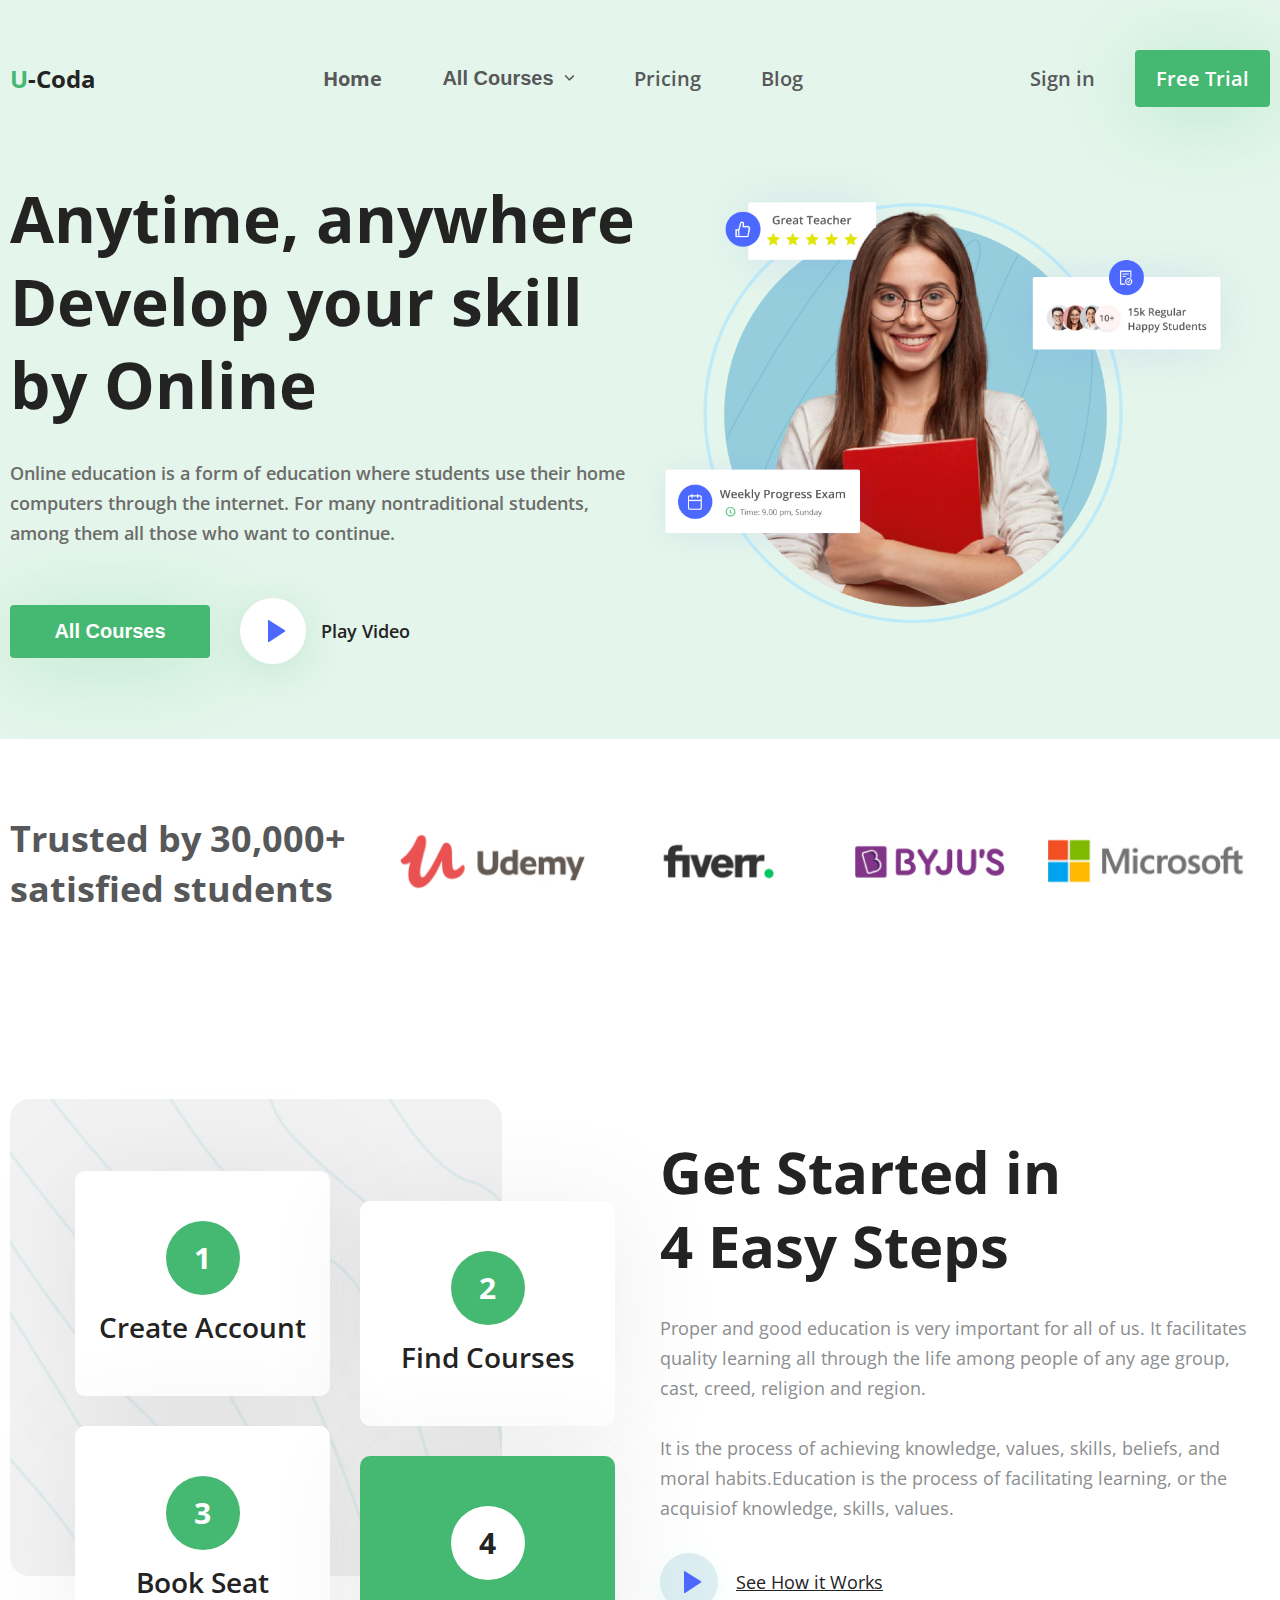
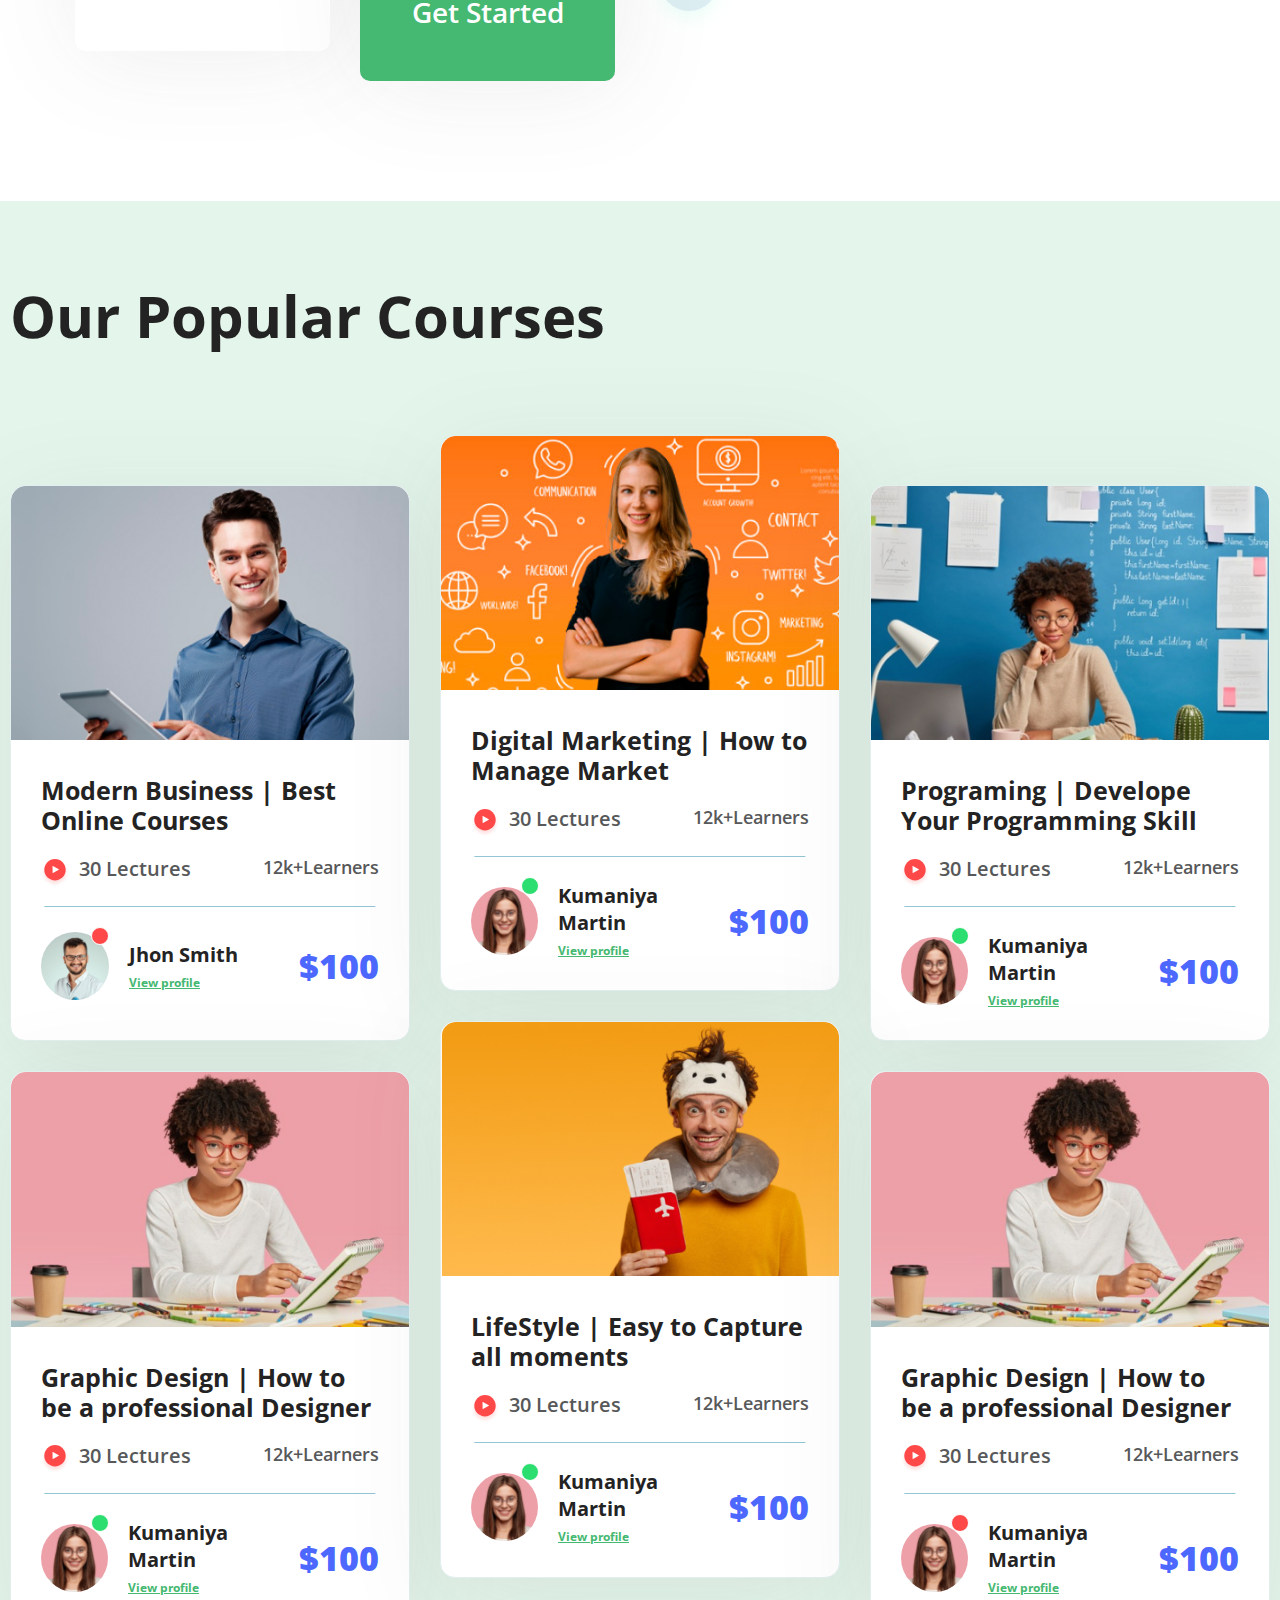
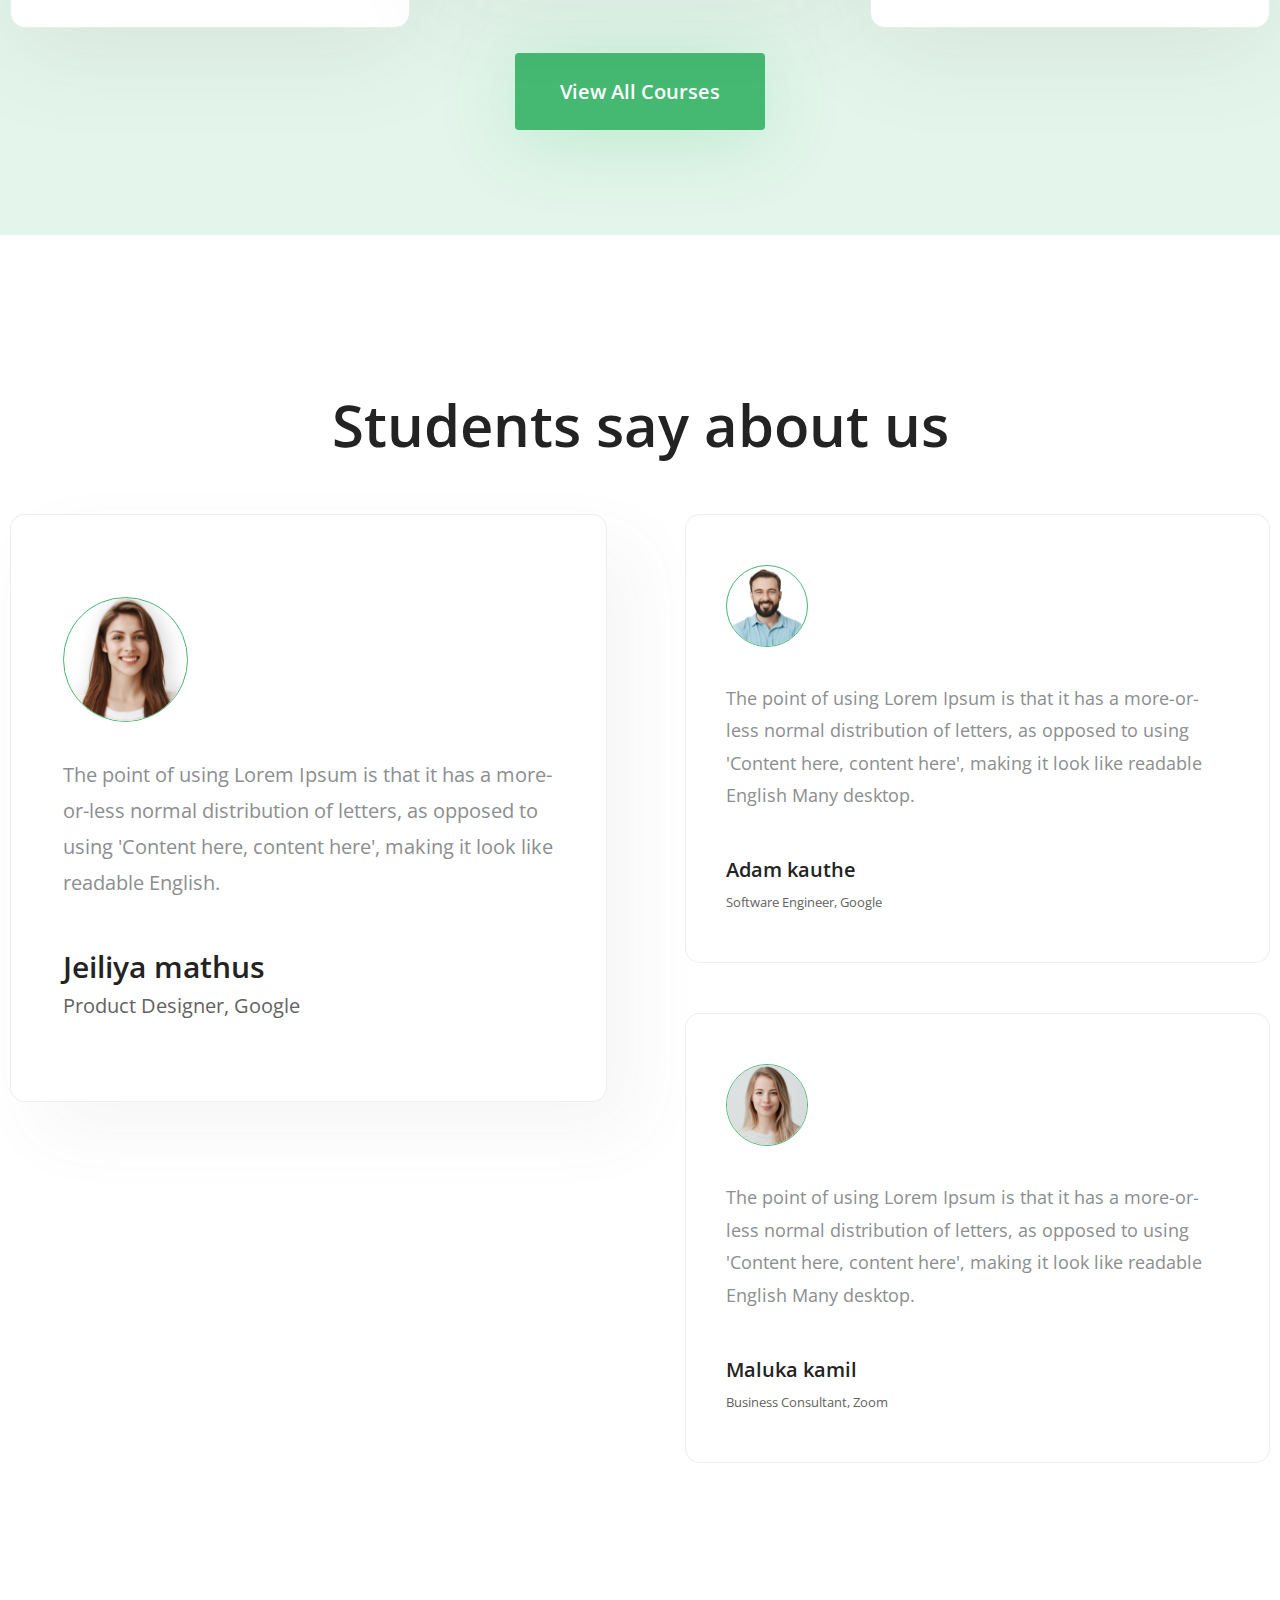
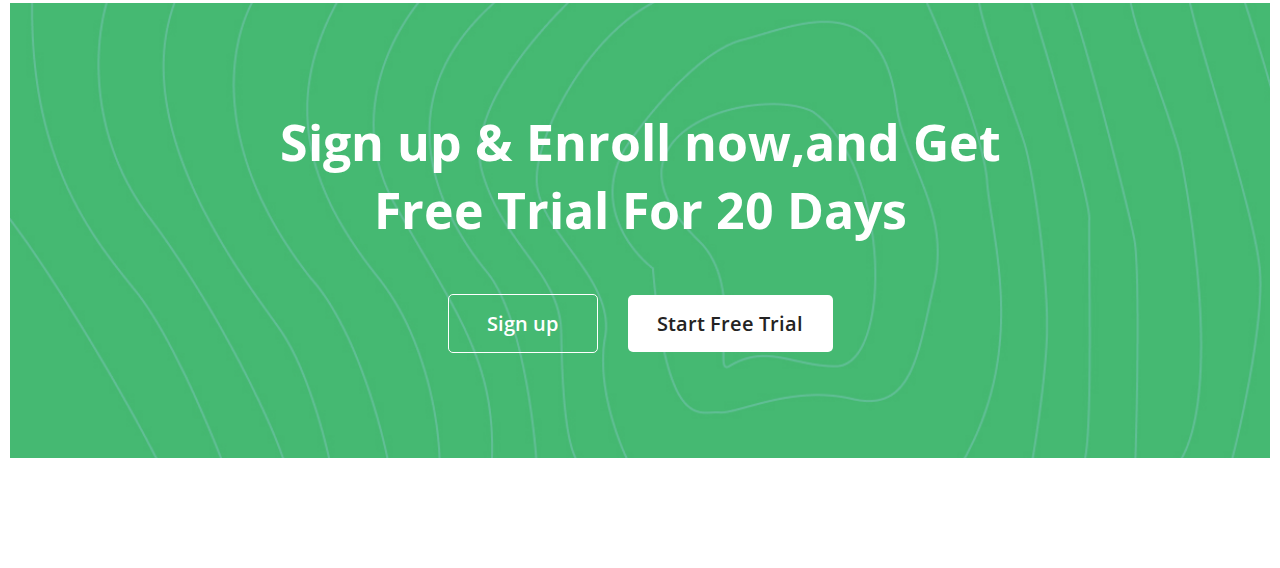
<file: index.html>
<!DOCTYPE html>
<html lang="en">
<head>
    <meta charset="UTF-8">
    <meta name="viewport" content="width=device-width, initial-scale=1.0">
    <link rel="preconnect" href="https://fonts.googleapis.com">
    <link rel="preconnect" href="https://fonts.gstatic.com" crossorigin>
    <link href="https://fonts.googleapis.com/css2?family=Open+Sans:ital,wght@0,300..800;1,300..800&display=swap" rel="stylesheet">
    <link rel="stylesheet" href="style.css">
    <title>Document</title>
</head>
<body>
    <header id="header-section">
        <div class="container">
            <div class="header">
                <h1 class="header__logo"><span class="header__logo_green">U</span>-Coda</h1>
                <nav class="nav-main">
                    <ul class="nav-main__list">
                        <li class="nav-main__item nav-main__item_active">Home</li>
                        <li class="nav-main__item">
                            <button class="nav-main-btn">All Courses</button>
                        </li>
                        <li class="nav-main__item">
                            <a href="#" class="nav-main__link">Pricing</a>
                        </li>
                        <li class="nav-main__item">
                            <a href="#" class="nav-main__link">Blog</a>
                        </li>
                    </ul>
                </nav>
                <ul class="header-action">
                    <li class="header-action__item">
                        <a href="#" class="header-action__link header-action__log">Sign in</a>
                    </li>
                    <li class="header-action__item">
                        <a href="#" class="header-action__link btn-primary">Free Trial</a>
                    </li>
                </ul>
            </div>
        </div>
    </header>
    <main>
        <div id="home-section">
            <div class="container">
                <div class="home">
                    <div class="home-info">
                        <h3 class="home-info__title">Anytime, anywhere Develop your skill by Online</h3>
                        <p class="home-info__text">Online education is a form of education where students use 
                        their home computers through the internet. For many nontraditional students, among them 
                        all those who want to continue.</p>
                        <div class="home-btn-wrap">
                            <button class="btn-primary">All Courses</button>
                            <div class="home-video">
                                <button class="home-video__btn"></button>
                                <span class="home-video__text">Play Video</span>
                            </div>
                        </div>
                    </div>
                    <div class="home-img__wrap">
                        <img class="home__img" src="img/home-img.png" alt="Anytime, anywhere Develop your skill by Online">
                    </div>
                </div>
            </div>
        </div>
        <div id="steps-section">
            <div class="container">
                <div class="companies">
                    <p class="companies__text">Trusted by 30,000+ satisfied students</p>
                    <ul class="companies__list">
                        <li class="companies__item">
                            <img src="img/udemy.jpg" alt="Udemy logo">
                        </li>
                        <li class="companies__item">
                            <img src="img/fiverr.jpg" alt="Fiverr logo">
                        </li>
                        <li class="companies__item">
                            <img src="img/byjus.jpg" alt="Dyju`s logo">
                        </li>
                        <li class="companies__item">
                            <img src="img/microsoft.jpg" alt="Microsoft logo">
                        </li>
                    </ul>
                </div>
                <div class="steps">
                    <div class="steps-left">
                        <ol class="steps__list">
                            <li class="steps__item">Create Account</li>
                            <li class="steps__item">Find Courses</li>
                            <li class="steps__item">Book Seat</li>
                            <li class="steps__item steps__item_active">Get Started</li>
                        </ol>
                    </div>
                    <div class="steps-right">
                        <h3 class="steps__title">Get Started in 4 Easy Steps</h3>
                        <p class="steps__text">Proper and good education is very important for all of us. It facilitates quality learning all through the life among people of any age group, cast, creed, religion and region.</p>
                        <p class="steps__text">It is the process of achieving knowledge, values, skills, beliefs, and moral habits.Education is the process of facilitating learning, or the acquisiof knowledge, skills, values.</p>
                        <div class="steps-video">
                            <button class="steps-video__btn"></button>
                            <span class="steps-video__text">See How it Works</span>
                        </div>
                    </div>
                </div>
            </div>
        </div>
        <section id="courses-section">
            <div class="container">
                <h2 class="courses-title">Our Popular Courses</h2>
                <div class="courses-wrap">
                    <div class="courses">
                        <img class="courses__img" src="img/Modern-Business.jpg" alt="Modern Business | Best Online Courses">
                        <div class="courses-info">
                            <h3 class="courses-info__title"><a href="#" class="courses-info__link">Modern Business | Best Online Courses</a></h3>
                            <div class="lectures">
                                <span class="lectures__count">30 Lectures</span>
                                <span class="lectures__learners">12k+Learners</span>
                            </div>
                            <div class="courses-details">
                                <img class="courses-details__img" src="img/jhon.jpg" alt="Jhon Smith">
                                <span class="courses-details__status courses-details__status_offline"></span>
                                <div class="courses-details-profile">
                                    <b class="courses-details__name">Jhon Smith</b>
                                    <a href="#" class="courses-details__link">View profile</a>
                                </div>
                                <b class="courses-details__price">$100</b>
                            </div>
                        </div>
                    </div>
                    <div class="courses">
                        <img class="courses__img" src="img/Digital-Marketing.jpg" alt="Digital Marketing | How to Manage Market">
                        <div class="courses-info">
                            <h3 class="courses-info__title"><a href="#" class="courses-info__link">Digital Marketing | How to Manage Market</a></h3>
                            <div class="lectures">
                                <span class="lectures__count">30 Lectures</span>
                                <span class="lectures__learners">12k+Learners</span>
                            </div>
                            <div class="courses-details">
                                <img class="courses-details__img" src="img/kumaniya-martin.jpg" alt="Kumaniya Martin">
                                <span class="courses-details__status"></span>
                                <div class="courses-details-profile">
                                    <b class="courses-details__name">Kumaniya Martin</b>
                                    <a href="#" class="courses-details__link">View profile</a>
                                </div>
                                <b class="courses-details__price">$100</b>
                            </div>
                        </div>
                    </div>
                    <div class="courses">
                        <img class="courses__img" src="img/Programing.jpg" alt="Programing | Develope Your Programming Skill">
                        <div class="courses-info">
                            <h3 class="courses-info__title"><a href="#" class="courses-info__link">Programing | Develope Your Programming Skill</a></h3>
                            <div class="lectures">
                                <span class="lectures__count">30 Lectures</span>
                                <span class="lectures__learners">12k+Learners</span>
                            </div>
                            <div class="courses-details">
                                <img class="courses-details__img" src="img/kumaniya-martin.jpg" alt="Kumaniya Martin">
                                <span class="courses-details__status"></span>
                                <div class="courses-details-profile">
                                    <b class="courses-details__name">Kumaniya Martin</b>
                                    <a href="#" class="courses-details__link">View profile</a>
                                </div>
                                <b class="courses-details__price">$100</b>
                            </div>
                        </div>
                    </div>
                    <div class="courses">
                        <img class="courses__img" src="img/Graphic-Design.jpg" alt="Graphic Design | How to be a professional Designer">
                        <div class="courses-info">
                            <h3 class="courses-info__title"><a href="#" class="courses-info__link">Graphic Design | How to be a professional Designer</a></h3>
                            <div class="lectures">
                                <span class="lectures__count">30 Lectures</span>
                                <span class="lectures__learners">12k+Learners</span>
                            </div>
                            <div class="courses-details">
                                <img class="courses-details__img" src="img/kumaniya-martin.jpg" alt="Kumaniya Martin">
                                <span class="courses-details__status"></span>
                                <div class="courses-details-profile">
                                    <b class="courses-details__name">Kumaniya Martin</b>
                                    <a href="#" class="courses-details__link">View profile</a>
                                </div>
                                <b class="courses-details__price">$100</b>
                            </div>
                        </div>
                    </div>
                    <div class="courses">
                        <img class="courses__img" src="img/LifeStyle.jpg" alt="LifeStyle | Easy to Capture all moments">
                        <div class="courses-info">
                            <h3 class="courses-info__title"><a href="#" class="courses-info__link">LifeStyle | Easy to Capture all moments</a></h3>
                            <div class="lectures">
                                <span class="lectures__count">30 Lectures</span>
                                <span class="lectures__learners">12k+Learners</span>
                            </div>
                            <div class="courses-details">
                                <img class="courses-details__img" src="img/kumaniya-martin.jpg" alt="Kumaniya Martin">
                                <span class="courses-details__status"></span>
                                <div class="courses-details-profile">
                                    <b class="courses-details__name">Kumaniya Martin</b>
                                    <a href="#" class="courses-details__link">View profile</a>
                                </div>
                                <b class="courses-details__price">$100</b>
                            </div>
                        </div>
                    </div>
                    <div class="courses">
                        <img class="courses__img" src="img/Graphic-Design.jpg" alt="Graphic Design | How to be a professional Designer">
                        <div class="courses-info">
                            <h3 class="courses-info__title"><a href="#" class="courses-info__link">Graphic Design | How to be a professional Designer</a></h3>
                            <div class="lectures">
                                <span class="lectures__count">30 Lectures</span>
                                <span class="lectures__learners">12k+Learners</span>
                            </div>
                            <div class="courses-details">
                                <img class="courses-details__img" src="img/kumaniya-martin.jpg" alt="Kumaniya Martin">
                                <span class="courses-details__status courses-details__status_offline"></span>
                                <div class="courses-details-profile">
                                    <b class="courses-details__name">Kumaniya Martin</b>
                                    <a href="#" class="courses-details__link">View profile</a>
                                </div>
                                <b class="courses-details__price">$100</b>
                            </div>
                        </div>
                    </div>
                </div>
                <a href="#" class="courses__btn btn-primary">View All Courses</a>
            </div>
        </section>
        <section id="feedback-section">
            <div class="container">
                <h2 class="feedback__title">Students say about us</h2>
                <div class="feedback">
                    <div class="feedback-main">
                        <div class="feedback-card">
                            <img class="feedback__img" src="img/Jeiliya-mathus.png" alt="Jeiliya mathus">
                            <p class="feedback__text">The point of using Lorem Ipsum is that it has a more-or-less normal distribution of letters, as opposed to using 'Content here, content here', making it look like readable English.</p>
                            <b class="feedback__name">Jeiliya mathus</b>
                            <span class="feedback__job">Product Designer, Google</span>
                        </div>
                    </div>
                    <div class="feedback-others">
                        <div class="feedback-card">
                            <img class="feedback__img" src="img/Adam-kauthe.png" alt="Adam kauthe">
                            <p class="feedback__text">The point of using Lorem Ipsum is that it has a more-or-less normal distribution of letters, as opposed to using 'Content here, content here', making it look like readable English Many desktop.</p>
                            <b class="feedback__name">Adam kauthe</b>
                            <span class="feedback__job">Software Engineer, Google</span>
                        </div>
                        <div class="feedback-card">
                            <img class="feedback__img" src="img/Maluka-kamil.png" alt="Maluka kamil">
                            <p class="feedback__text">The point of using Lorem Ipsum is that it has a more-or-less normal distribution of letters, as opposed to using 'Content here, content here', making it look like readable English Many desktop.</p>
                            <b class="feedback__name">Maluka kamil</b>
                            <span class="feedback__job">Business Consultant, Zoom</span>
                        </div>
                    </div>
                </div>
            </div>
        </section>
        <div id="trial-section">
            <div class="container">
                <div class="trial">
                    <p class="trial__text">Sign up & Enroll now,and Get Free Trial For 20 Days</p>
                    <div class="trial__link">
                        <a href="#" class="trial-link__secondary">Sign up</a>
                        <a href="#" class="trial-link__primary">Start Free Trial</a>
                    </div>
                </div>
            </div>
        </div>
    </main>
</body>
</html>
</file>
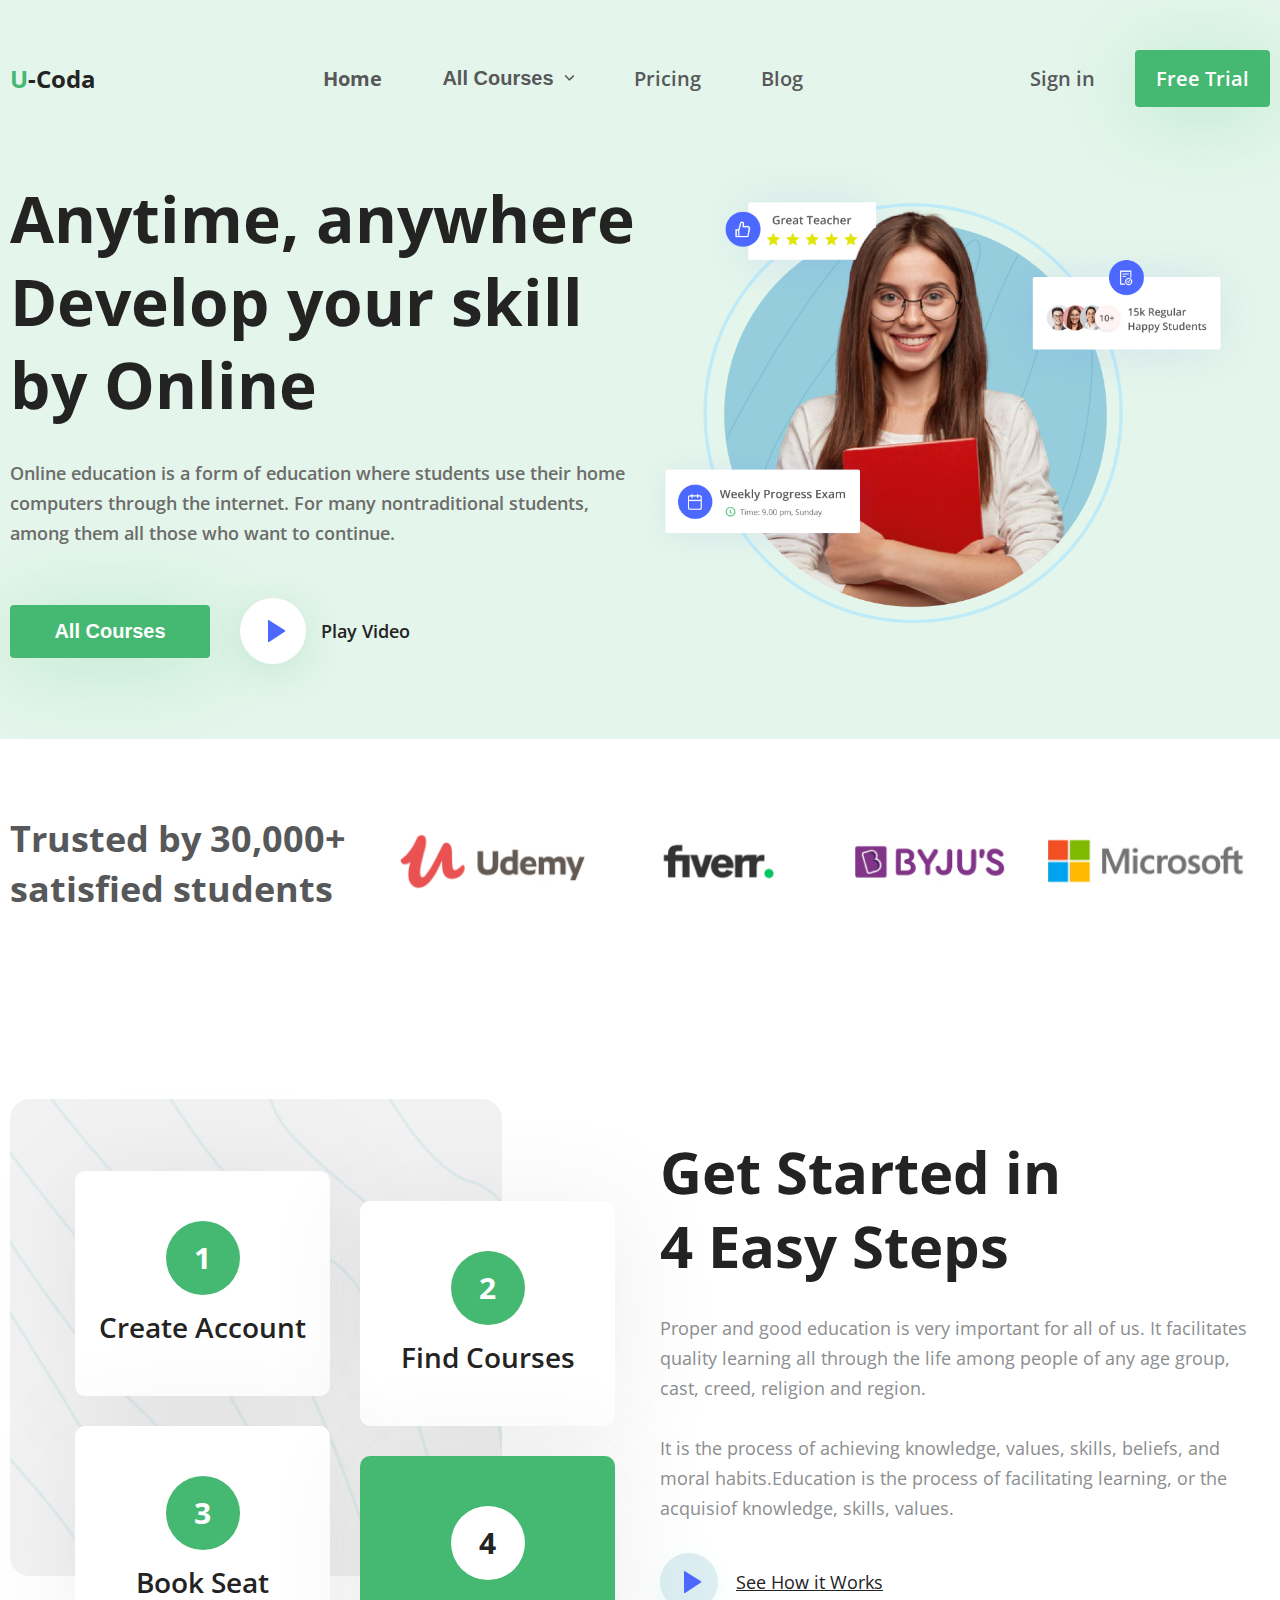
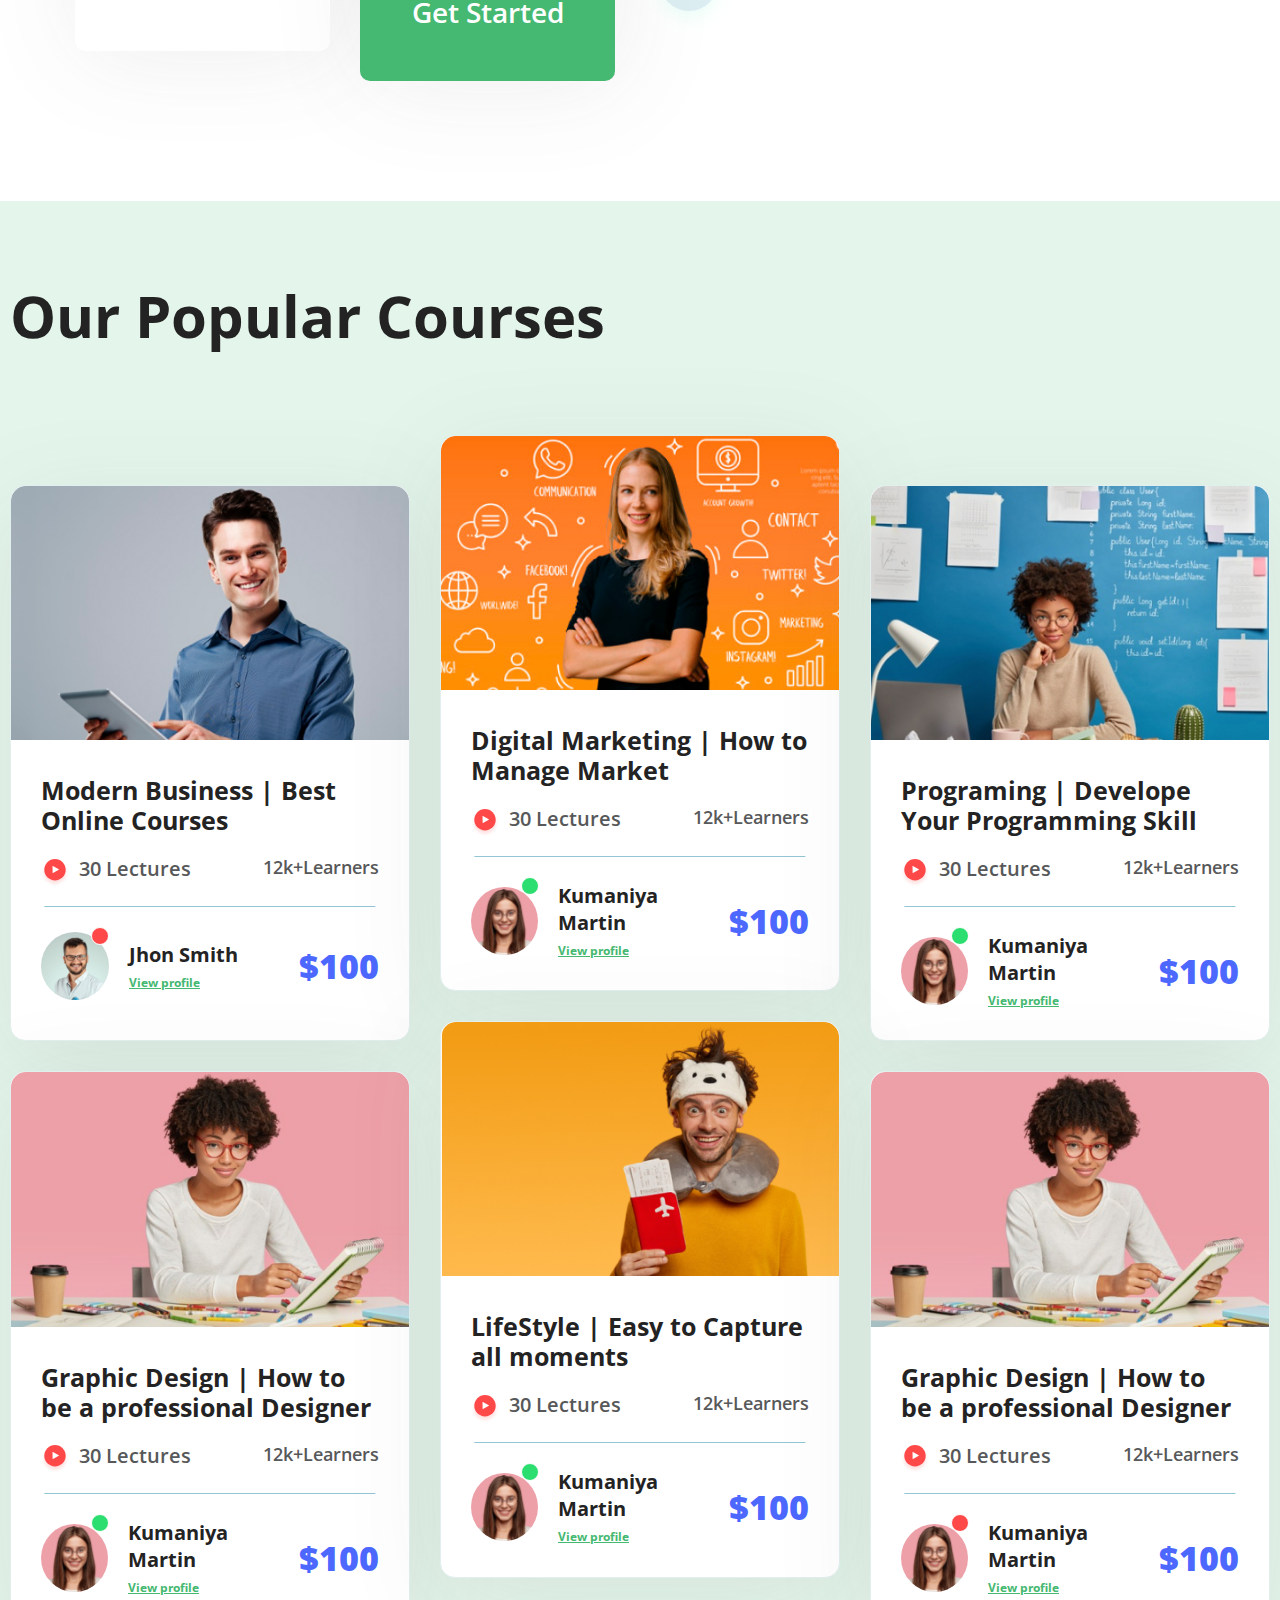
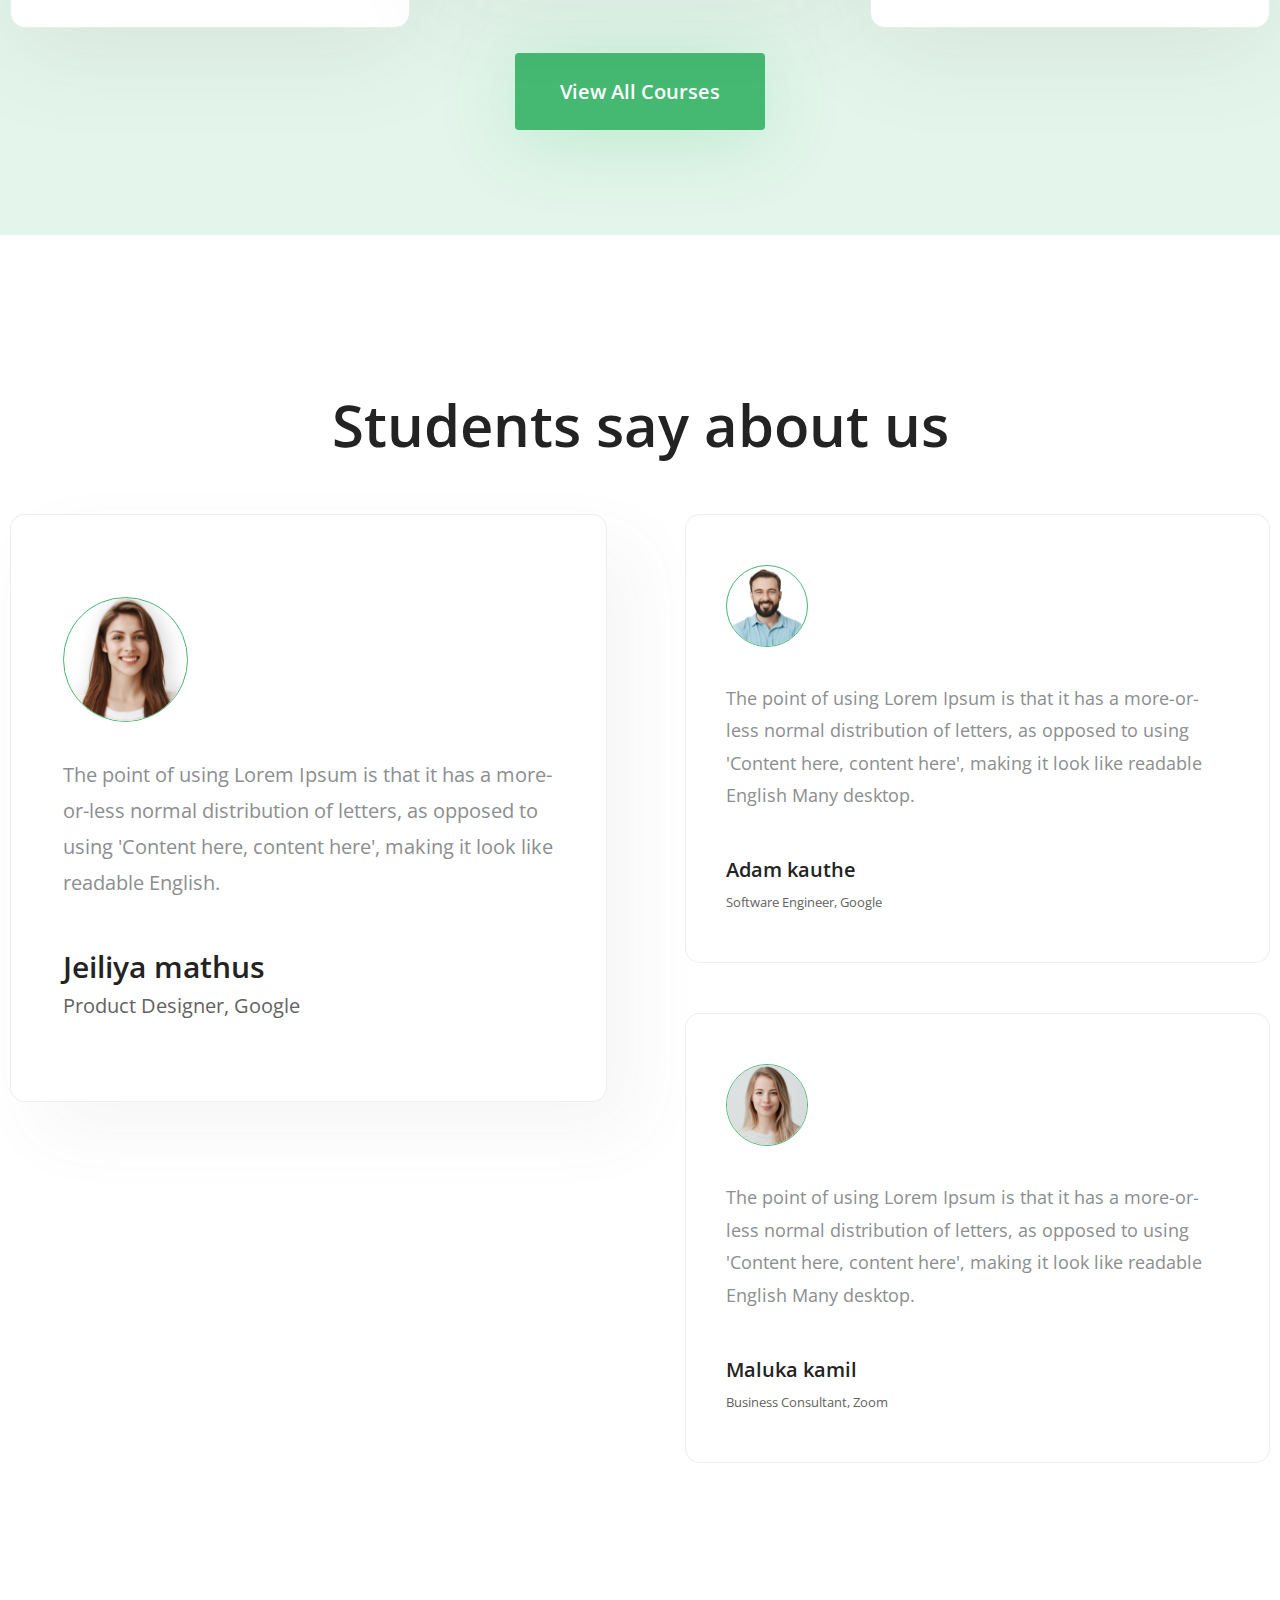
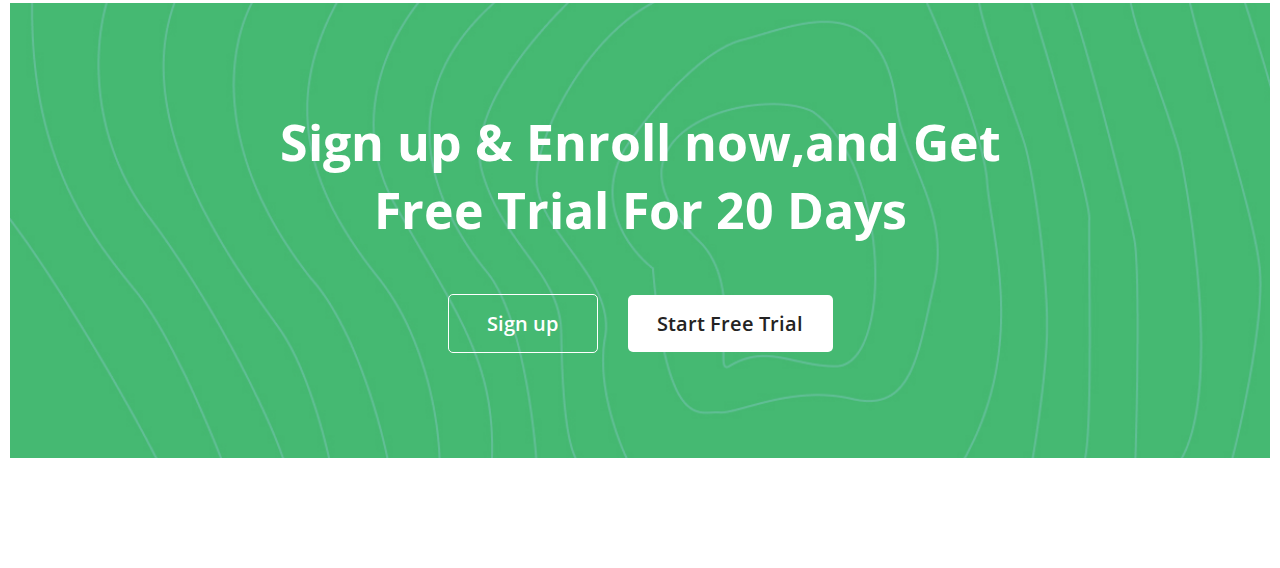
<file: iindex.html>
<!DOCTYPE html>
<html lang="en">
<head>
    <meta charset="UTF-8">
    <meta name="viewport" content="width=device-width, initial-scale=1.0">
    <link rel="preconnect" href="https://fonts.googleapis.com">
    <link rel="preconnect" href="https://fonts.gstatic.com" crossorigin>
    <link href="https://fonts.googleapis.com/css2?family=Open+Sans:ital,wght@0,300..800;1,300..800&display=swap" rel="stylesheet">
    <link rel="stylesheet" href="style.css">
    <title>Document</title>
</head>
<body>
    <header id="header-section">
        <div class="container">
            <div class="header">
                <h1 class="header__logo"><span class="header__logo_green">U</span>-Coda</h1>
                <nav class="nav-main">
                    <ul class="nav-main__list">
                        <li class="nav-main__item nav-main__item_active">Home</li>
                        <li class="nav-main__item">
                            <button class="nav-main-btn">All Courses</button>
                        </li>
                        <li class="nav-main__item">
                            <a href="#" class="nav-main__link">Pricing</a>
                        </li>
                        <li class="nav-main__item">
                            <a href="#" class="nav-main__link">Blog</a>
                        </li>
                    </ul>
                </nav>
                <ul class="header-action">
                    <li class="header-action__item">
                        <a href="#" class="header-action__link header-action__log">Sign in</a>
                    </li>
                    <li class="header-action__item">
                        <a href="#" class="header-action__link btn-primary">Free Trial</a>
                    </li>
                </ul>
            </div>
        </div>
    </header>
    <main>
        <div id="home-section">
            <div class="container">
                <div class="home">
                    <div class="home-info">
                        <h3 class="home-info__title">Anytime, anywhere Develop your skill by Online</h3>
                        <p class="home-info__text">Online education is a form of education where students use 
                        their home computers through the internet. For many nontraditional students, among them 
                        all those who want to continue.</p>
                        <div class="home-btn-wrap">
                            <button class="btn-primary">All Courses</button>
                            <div class="home-video">
                                <button class="home-video__btn"></button>
                                <span class="home-video__text">Play Video</span>
                            </div>
                        </div>
                    </div>
                    <div class="home-img__wrap">
                        <img class="home__img" src="img/home-img.png" alt="Anytime, anywhere Develop your skill by Online">
                    </div>
                </div>
            </div>
        </div>
        <div id="steps-section">
            <div class="container">
                <div class="companies">
                    <p class="companies__text">Trusted by 30,000+ satisfied students</p>
                    <ul class="companies__list">
                        <li class="companies__item">
                            <img src="img/udemy.jpg" alt="Udemy logo">
                        </li>
                        <li class="companies__item">
                            <img src="img/fiverr.jpg" alt="Fiverr logo">
                        </li>
                        <li class="companies__item">
                            <img src="img/byjus.jpg" alt="Dyju`s logo">
                        </li>
                        <li class="companies__item">
                            <img src="img/microsoft.jpg" alt="Microsoft logo">
                        </li>
                    </ul>
                </div>
                <div class="steps">
                    <div class="steps-left">
                        <ol class="steps__list">
                            <li class="steps__item">Create Account</li>
                            <li class="steps__item">Find Courses</li>
                            <li class="steps__item">Book Seat</li>
                            <li class="steps__item steps__item_active">Get Started</li>
                        </ol>
                    </div>
                    <div class="steps-right">
                        <h3 class="steps__title">Get Started in 4 Easy Steps</h3>
                        <p class="steps__text">Proper and good education is very important for all of us. It facilitates quality learning all through the life among people of any age group, cast, creed, religion and region.</p>
                        <p class="steps__text">It is the process of achieving knowledge, values, skills, beliefs, and moral habits.Education is the process of facilitating learning, or the acquisiof knowledge, skills, values.</p>
                        <div class="steps-video">
                            <button class="steps-video__btn"></button>
                            <span class="steps-video__text">See How it Works</span>
                        </div>
                    </div>
                </div>
            </div>
        </div>
        <section id="courses-section">
            <div class="container">
                <h2 class="courses-title">Our Popular Courses</h2>
                <div class="courses-wrap">
                    <div class="courses">
                        <img class="courses__img" src="img/Modern-Business.jpg" alt="Modern Business | Best Online Courses">
                        <div class="courses-info">
                            <h3 class="courses-info__title"><a href="#" class="courses-info__link">Modern Business | Best Online Courses</a></h3>
                            <div class="lectures">
                                <span class="lectures__count">30 Lectures</span>
                                <span class="lectures__learners">12k+Learners</span>
                            </div>
                            <div class="courses-details">
                                <img class="courses-details__img" src="img/jhon.jpg" alt="Jhon Smith">
                                <span class="courses-details__status courses-details__status_offline"></span>
                                <div class="courses-details-profile">
                                    <b class="courses-details__name">Jhon Smith</b>
                                    <a href="#" class="courses-details__link">View profile</a>
                                </div>
                                <b class="courses-details__price">$100</b>
                            </div>
                        </div>
                    </div>
                    <div class="courses">
                        <img class="courses__img" src="img/Digital-Marketing.jpg" alt="Digital Marketing | How to Manage Market">
                        <div class="courses-info">
                            <h3 class="courses-info__title"><a href="#" class="courses-info__link">Digital Marketing | How to Manage Market</a></h3>
                            <div class="lectures">
                                <span class="lectures__count">30 Lectures</span>
                                <span class="lectures__learners">12k+Learners</span>
                            </div>
                            <div class="courses-details">
                                <img class="courses-details__img" src="img/kumaniya-martin.jpg" alt="Kumaniya Martin">
                                <span class="courses-details__status"></span>
                                <div class="courses-details-profile">
                                    <b class="courses-details__name">Kumaniya Martin</b>
                                    <a href="#" class="courses-details__link">View profile</a>
                                </div>
                                <b class="courses-details__price">$100</b>
                            </div>
                        </div>
                    </div>
                    <div class="courses">
                        <img class="courses__img" src="img/Programing.jpg" alt="Programing | Develope Your Programming Skill">
                        <div class="courses-info">
                            <h3 class="courses-info__title"><a href="#" class="courses-info__link">Programing | Develope Your Programming Skill</a></h3>
                            <div class="lectures">
                                <span class="lectures__count">30 Lectures</span>
                                <span class="lectures__learners">12k+Learners</span>
                            </div>
                            <div class="courses-details">
                                <img class="courses-details__img" src="img/kumaniya-martin.jpg" alt="Kumaniya Martin">
                                <span class="courses-details__status"></span>
                                <div class="courses-details-profile">
                                    <b class="courses-details__name">Kumaniya Martin</b>
                                    <a href="#" class="courses-details__link">View profile</a>
                                </div>
                                <b class="courses-details__price">$100</b>
                            </div>
                        </div>
                    </div>
                    <div class="courses">
                        <img class="courses__img" src="img/Graphic-Design.jpg" alt="Graphic Design | How to be a professional Designer">
                        <div class="courses-info">
                            <h3 class="courses-info__title"><a href="#" class="courses-info__link">Graphic Design | How to be a professional Designer</a></h3>
                            <div class="lectures">
                                <span class="lectures__count">30 Lectures</span>
                                <span class="lectures__learners">12k+Learners</span>
                            </div>
                            <div class="courses-details">
                                <img class="courses-details__img" src="img/kumaniya-martin.jpg" alt="Kumaniya Martin">
                                <span class="courses-details__status"></span>
                                <div class="courses-details-profile">
                                    <b class="courses-details__name">Kumaniya Martin</b>
                                    <a href="#" class="courses-details__link">View profile</a>
                                </div>
                                <b class="courses-details__price">$100</b>
                            </div>
                        </div>
                    </div>
                    <div class="courses">
                        <img class="courses__img" src="img/LifeStyle.jpg" alt="LifeStyle | Easy to Capture all moments">
                        <div class="courses-info">
                            <h3 class="courses-info__title"><a href="#" class="courses-info__link">LifeStyle | Easy to Capture all moments</a></h3>
                            <div class="lectures">
                                <span class="lectures__count">30 Lectures</span>
                                <span class="lectures__learners">12k+Learners</span>
                            </div>
                            <div class="courses-details">
                                <img class="courses-details__img" src="img/kumaniya-martin.jpg" alt="Kumaniya Martin">
                                <span class="courses-details__status"></span>
                                <div class="courses-details-profile">
                                    <b class="courses-details__name">Kumaniya Martin</b>
                                    <a href="#" class="courses-details__link">View profile</a>
                                </div>
                                <b class="courses-details__price">$100</b>
                            </div>
                        </div>
                    </div>
                    <div class="courses">
                        <img class="courses__img" src="img/Graphic-Design.jpg" alt="Graphic Design | How to be a professional Designer">
                        <div class="courses-info">
                            <h3 class="courses-info__title"><a href="#" class="courses-info__link">Graphic Design | How to be a professional Designer</a></h3>
                            <div class="lectures">
                                <span class="lectures__count">30 Lectures</span>
                                <span class="lectures__learners">12k+Learners</span>
                            </div>
                            <div class="courses-details">
                                <img class="courses-details__img" src="img/kumaniya-martin.jpg" alt="Kumaniya Martin">
                                <span class="courses-details__status courses-details__status_offline"></span>
                                <div class="courses-details-profile">
                                    <b class="courses-details__name">Kumaniya Martin</b>
                                    <a href="#" class="courses-details__link">View profile</a>
                                </div>
                                <b class="courses-details__price">$100</b>
                            </div>
                        </div>
                    </div>
                </div>
                <a href="#" class="courses__btn btn-primary">View All Courses</a>
            </div>
        </section>
        <section id="feedback-section">
            <div class="container">
                <h2 class="feedback__title">Students say about us</h2>
                <div class="feedback">
                    <div class="feedback-main">
                        <div class="feedback-card">
                            <img class="feedback__img" src="img/Jeiliya-mathus.png" alt="Jeiliya mathus">
                            <p class="feedback__text">The point of using Lorem Ipsum is that it has a more-or-less normal distribution of letters, as opposed to using 'Content here, content here', making it look like readable English.</p>
                            <b class="feedback__name">Jeiliya mathus</b>
                            <span class="feedback__job">Product Designer, Google</span>
                        </div>
                    </div>
                    <div class="feedback-others">
                        <div class="feedback-card">
                            <img class="feedback__img" src="img/Adam-kauthe.png" alt="Adam kauthe">
                            <p class="feedback__text">The point of using Lorem Ipsum is that it has a more-or-less normal distribution of letters, as opposed to using 'Content here, content here', making it look like readable English Many desktop.</p>
                            <b class="feedback__name">Adam kauthe</b>
                            <span class="feedback__job">Software Engineer, Google</span>
                        </div>
                        <div class="feedback-card">
                            <img class="feedback__img" src="img/Maluka-kamil.png" alt="Maluka kamil">
                            <p class="feedback__text">The point of using Lorem Ipsum is that it has a more-or-less normal distribution of letters, as opposed to using 'Content here, content here', making it look like readable English Many desktop.</p>
                            <b class="feedback__name">Maluka kamil</b>
                            <span class="feedback__job">Business Consultant, Zoom</span>
                        </div>
                    </div>
                </div>
            </div>
        </section>
        <div id="trial-section">
            <div class="container">
                <div class="trial">
                    <p class="trial__text">Sign up & Enroll now,and Get Free Trial For 20 Days</p>
                    <div class="trial__link">
                        <a href="#" class="trial-link__secondary">Sign up</a>
                        <a href="#" class="trial-link__primary">Start Free Trial</a>
                    </div>
                </div>
            </div>
        </div>
    </main>
</body>
</html>
</file>
<file: style.css>
* {
    margin: 0;
    padding: 0;
    box-sizing: border-box;
}
body {
    color: #242323;
    font: 18px 'Open Sans', Arial, Helvetica, sans-serif;
}
a {
    color: inherit;
    text-decoration: none;
    transition: .4s;
}
ul li,
ol li {
    list-style: none;
}
img {
    max-width: 100%;
    max-height: 100%;
}
button {
    display: block;
    border: none;
    background-color: transparent;
    cursor: pointer;
    transition: .4s;
}
.container {
    max-width: 1400px;
    margin: 0 auto;
    padding: 0 10px;
}
.btn-primary {
    padding: 15px 0;
    background-color: #45B871;
    color: #fff;
    text-align: center;
    font-weight: 600;
    box-shadow: 0px 8px 80px rgba(0, 188, 77, 0.2);
    border-radius: 4px;
    font-size: 20px;
}
.btn-primary:hover {
    background-color: #399e60;
}

/* Header */
#header-section {
    padding: 50px 0 0;
    background-color: #E4F5EB;
}
.header {
    display: flex;
    justify-content: space-between;
    align-items: center;
    color: #575859;
    font-size: 20px;
    font-weight: 600;
}
.header__logo {
    color: #242323;
    font-size: 24px;
    font-weight: 700;
}
.header__logo_green {
    color: #45B871;
}
.nav-main__list {
    display: flex;
    justify-content: space-between;
    align-items: center;
    gap: 60px;
}
.nav-main__item:hover,
.nav-main-btn:hover,
.header-action__log:hover,
.courses-info__title:hover {
    color: #45B871;
}
.nav-main__item_active {
    color: inherit !important;
    font-weight: 700;
    cursor: default;
}
.nav-main-btn {
    position: relative;
    padding-right: 20px;
    color: #575859;
    font-size: 20px;
    font-weight: 600;
}
.nav-main-btn::after {
    content: '';
    position: absolute;
    top: 50%;
    right: 0;
    width: 10px;
    height: 10px;
    background: url(img/arrow.svg) 50%/100% no-repeat;
    transform: translateY(-50%);
    transition: .4s;
}
.nav-main-btn:hover::after {
    background: url(img/arrow_green.svg) 50%/100% no-repeat;
}
.header-action {
    display: flex;
    justify-content: space-between;
    align-items: center;
    gap: 40px;
}
.header-action__item .btn-primary {
    display: block;
    width: 135px;
}

/* Home */
#home-section {
    padding: 10px 0 75px;
    background-color: #E4F5EB;
}
.home {
    display: flex;
    justify-content: space-between;
    align-items: center;
}
.home-info {
    max-width: 625px;
    padding-top: 60px;
    font-weight: 600;
}
.home-info__title {
    margin-bottom: 32px;
    font-size: 64px;
    line-height: 83px;
}
.home-info__text {
    margin-bottom: 50px;
    color: #6C6C6A;
    line-height: 30px;
}
.home-btn-wrap,
.home-video,
.steps-video {
    display: flex;
    align-items: center;
}
.home-video,
.steps-video {
    cursor: pointer;
}
.home-btn-wrap .btn-primary {
    width: 200px;
    margin-right: 30px;
}
.home-video__btn,
.steps-video__btn {
    position: relative;
    width: 66px;
    height: 66px;
    border-radius: 50%;
    background-color: #fff;
    box-shadow: 0px 8px 40px rgba(69, 184, 113, 0.2);
    margin-right: 15px;
}
.home-video__btn::after,
.steps-video__btn::after {
    content: '';
    position: absolute;
    top: 50%;
    left: 50%;
    width: 25px;
    height: 25px;
    background: url(img/play.svg) 100% no-repeat;
    transform: translate(-50%, -50%);
}
.home-video__text,
.steps-video__text {
    font-style: 20px;
    transition: .4s;
}
.home-video:hover .home-video__text,
.steps-video:hover .steps-video__text {
    color: #45B871;
}
.home-img__wrap {
    min-width: 500px;
}

/* Steps */
#steps-section {
    padding: 75px 0 150px;
}
.companies,
.companies__list,
.steps {
    display: flex;
    justify-content: space-between;
    align-items: center;
    gap: 50px;
}
.companies__text {
    max-width: 340px;
    color: #575859;
    font-weight: 700;
    font-size: 36px;
    line-height: 50px;
}
.companies__list {
    gap: 40px;
}
.steps {
    gap: 20px;
    margin-top: 185px;
}
.steps-left {
    position: relative;
}
.steps-left::after {
    position: absolute;
    content: '';
    z-index: 1;
    top: 0;
    left: 0;
    width: 492px;
    height: 477px;
    background: url(img/steps_bg.jpg) 0%/100% no-repeat;
}
.steps__list {
    display: grid;
    grid-template-columns: repeat(2, 255px);
    gap: 30px;
    margin: 72px 0 0 65px;
}
.steps__item {
    position: relative;
    display: flex;
    flex-direction: column;
    justify-content: flex-end;
    align-items: center;
    z-index: 2;
    height: 225px;
    padding-bottom: 50px;
    border-radius: 10px;
    font-size: 28px;
    font-weight: 600;
    background-color: #fff;
    box-shadow: 5px 5px 100px rgba(87, 88, 89, 0.1);
}
.steps__item_active {
    background-color: #45B871;
    color: #fff;
}
.steps__item::after {
    position: absolute;
    content: '1';
    top: 50px;
    left: 50%;
    width: 74px;
    height: 74px;
    line-height: 74px;
    font-size: 30px;
    border-radius: 50%;
    font-weight: 700;
    text-align: center;
    background-color: #45B871;
    color: #fff;
    transform: translateX(-50%);
}
.steps__item:nth-child(2n) {
    position: relative;
    top: 30px;
}
.steps__item_active::after {
    color: #242323;
    background-color: #fff;
}
.steps__item:nth-child(2):after {
    content: '2';
}
.steps__item:nth-child(3):after {
    content: '3';
}
.steps__item:nth-child(4):after {
    content: '4';
}
.steps-right {
    max-width: 610px;
}
.steps__title {
    max-width: 415px;
    margin-bottom: 30px;
    font-size: 58px;
    font-weight: 700;
    line-height: 74px;
}
.steps-video {
    display: inline-flex;
}
.steps__text {
    margin-bottom: 30px;
    color: #8C8E90;
    line-height: 30px;
}
.steps-video__btn {
    width: 58px;
    height: 58px;
    margin-right: 18px;
    background-color: #DDEEF2;
    box-shadow: 0 6px 18px rgba(149, 250, 220, 0.2);
}
.steps-video__text {
    text-decoration: underline;
}

/* Courses */
#courses-section {
    padding: 75px 0 105px;
    background-color: #E4F5EB;
}
.courses-title {
    margin-bottom: 80px;
    font-weight: 700;
    font-size: 58px;
}
.courses-wrap {
    padding-top: 50px;
    display: grid;
    grid-template-columns: repeat(3, 1fr);
    gap: 30px;
}
.courses {
    position: relative;
    min-width: 450px;
    min-width: 33%;
    border-radius: 15px;
    border: 1px solid #E2EFEF;
    box-shadow: 0 20px 100px rgba(87, 88, 89, 0.1);
    background-color: #fff;
}
.courses:nth-child(2),
.courses:nth-child(5) {
    top: -50px;
}
.courses__img {
    width: 100%;
    max-height: 285px;
    border-top-left-radius: 15px;
    border-top-right-radius: 15px;
}
.courses-info {
    padding: 30px;
    font-weight: 600;
}
.courses-info__title {
    line-height: 30px;
    font-size: 25px;
    margin-bottom: 20px;
}
.lectures {
    position: relative;
    display: flex;
    justify-content: space-between;
    padding-bottom: 50px;
    color: #575859;
}
.lectures::after {
    position: absolute;
    content: '';
    bottom: 25px;
    left: 50%;
    width: 98%;
    height: 1px;
    background-color: rgba(38, 142, 170, 0.5);
    transform: translateX(-50%);
}
.lectures__count,
.lectures__learners {
    position: relative;
    padding-left: 38px;
}
.lectures__count {
    font-size: 20px;
}
.lectures__count::before,
.lectures__learners::before {
    position: absolute;
    content: '';
    top: 50%;
    left: 0;
    width: 28px;
    height: 28px;
    transform: translateY(-50%)
}
.lectures__count::before {
    top: 65%;
    background: url(img/video.svg) 50%/100% no-repeat;
}
.lectures__learners::before {
    background: url(img/learners.svg) 50%15px 20px no-repeat;
}
.courses-details {
    position: relative;
    display: flex;
    justify-content: space-between;
    align-items: center;
    font-weight: 700;
    gap: 20px;
}
.courses-details__img {
    border-radius: 50%;
    width: 68px;
    height: 68px;
}
.courses-details__status {
    position: absolute;
    top: -5px;
    left: 50px;
    width: 18px;
    height: 18px;
    border-radius: 50%;
    border: 1.25926px solid #fff;
    background-color: #2BDE6F;
}
.courses-details__status_offline {
    background-color: #FF4848;
}
.courses-details-profile {
    margin-right: auto;
}
.courses-details__name {
    display: block;
    font-weight: 700;
    font-size: 20px;
}
.courses-details__link {
    color: #45B871;
    font-size: 12px;
    text-decoration: underline;
}
.courses-details__price {
    color: #4C68FF;
    font-size: 34px;
}
.courses__btn {
    display: block;
    margin: 25px auto 0;
    padding: 25px 0;
    width: 250px;
}

/* Feedback */
#feedback-section {
    padding: 150px 0 140px;
}
.feedback__title {
    text-align: center;
    font-weight: 600;
    font-size: 58px;
    margin-bottom: 50px;
}
.feedback {
    display: flex;
    justify-content: space-between;
    gap: 78px;
}
.feedback-main {
    max-width: 700px;
}
.feedback-card {
    border: 1px solid rgba(231, 231, 231, 0.7);
    border-radius: 15px;
    box-shadow: 30px 30px 70px rgba(99, 98, 98, 0.06);
    background-color: #fff;
    color: #8C8E90;
}
.feedback-main .feedback-card {
    padding: 82px 52px;
}
.feedback-others .feedback-card {
    padding: 50px 40px;
    box-shadow: none;
}
.feedback-others .feedback-card:first-child {
    margin-bottom: 50px;
}
.feedback__img {
    border: 1px solid #45B871;
    margin-bottom: 30px;
    border-radius: 50%;
}
.feedback-main .feedback__img  {
    width: 125px;
    height: 125px;
}
.feedback-others .feedback__img  {
    width: 82px;
    height: 82px;
}
.feedback__text {
    line-height: 1.8;
}
.feedback-main .feedback__text {
    font-size: 20px;
}
.feedback__name {
    display: block;
    margin: 45px 0 5px;
    color: #242323;
    font-weight: 600;
}
.feedback-main .feedback__name  {
    font-size: 30px;
}
.feedback-others .feedback__name  {
    font-size: 20px;
}
.feedback__job {
    color: #636262;
}
.feedback-main .feedback__job  {
    font-size: 20px;
}
.feedback-others .feedback__job  {
    font-size: 13px;
}

/* Trial */
#trial-section {
    margin-bottom: 110px;
}
.trial {
    padding: 105px 0;
    background: url(img/trial-bg.jpg) 0%/cover no-repeat;
    color: #fff;
}
.trial__text {
    font-weight: 700;
    line-height: 68px;
    font-size: 50px;
    margin: 0 auto 50px;
    max-width: 725px;
    text-align: center;
}
.trial__link {
    display: flex;
    justify-content: center;
    align-items: center;
    gap: 30px;
    font-size: 20px;
    font-weight: 600;
    text-align: center;
}
.trial-link__secondary {
    width: 150px;
    border-radius: 5px;
    padding: 15px 0;
    border: 1px solid #fff;
    color: #fff;
    transition: .4s;
}
.trial-link__primary {
    background-color: #fff;
    color: #242323;
    width: 205px;
    border-radius: 5px;
    padding: 15px 0;
    transition: .4s;
}
.trial-link__secondary:hover {
    background-color: #fff;
    color: #242323;
}
.trial-link__primary:hover {
    background-color: #dddddd;
}
</file>
